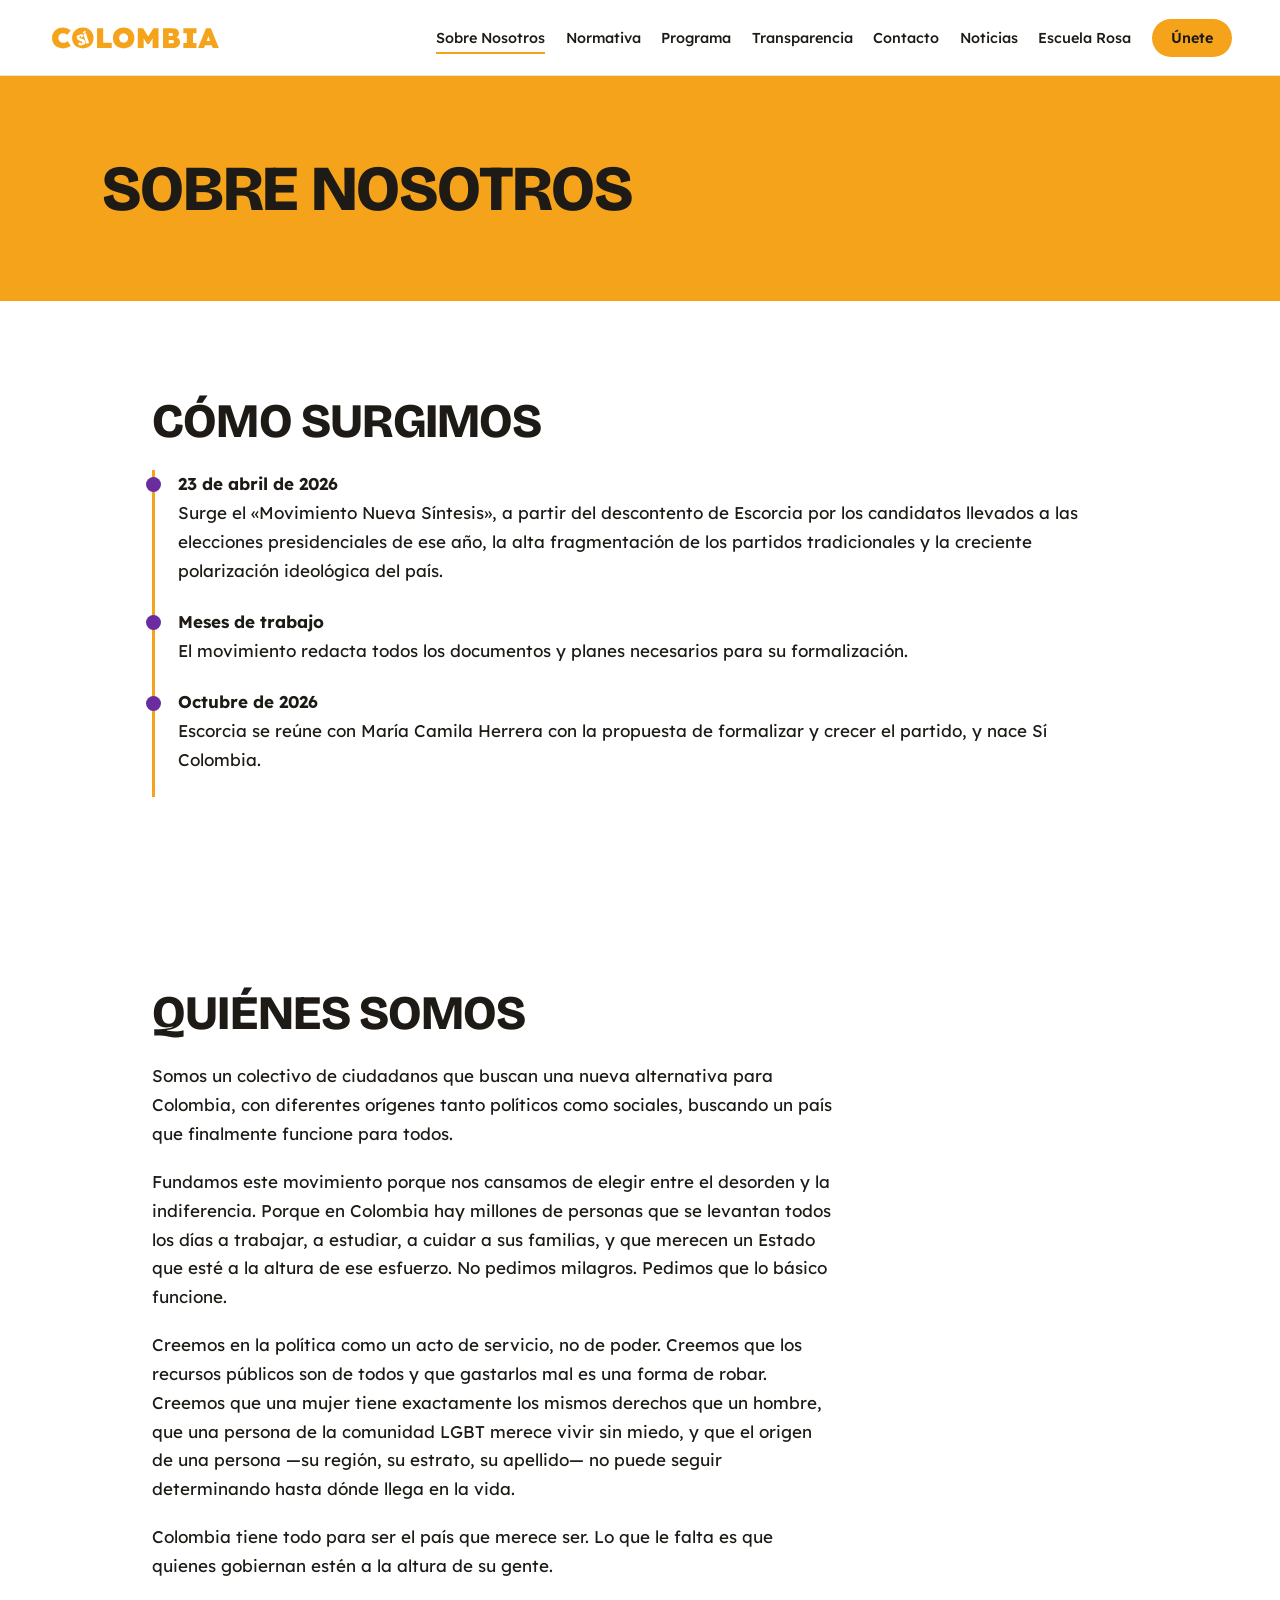
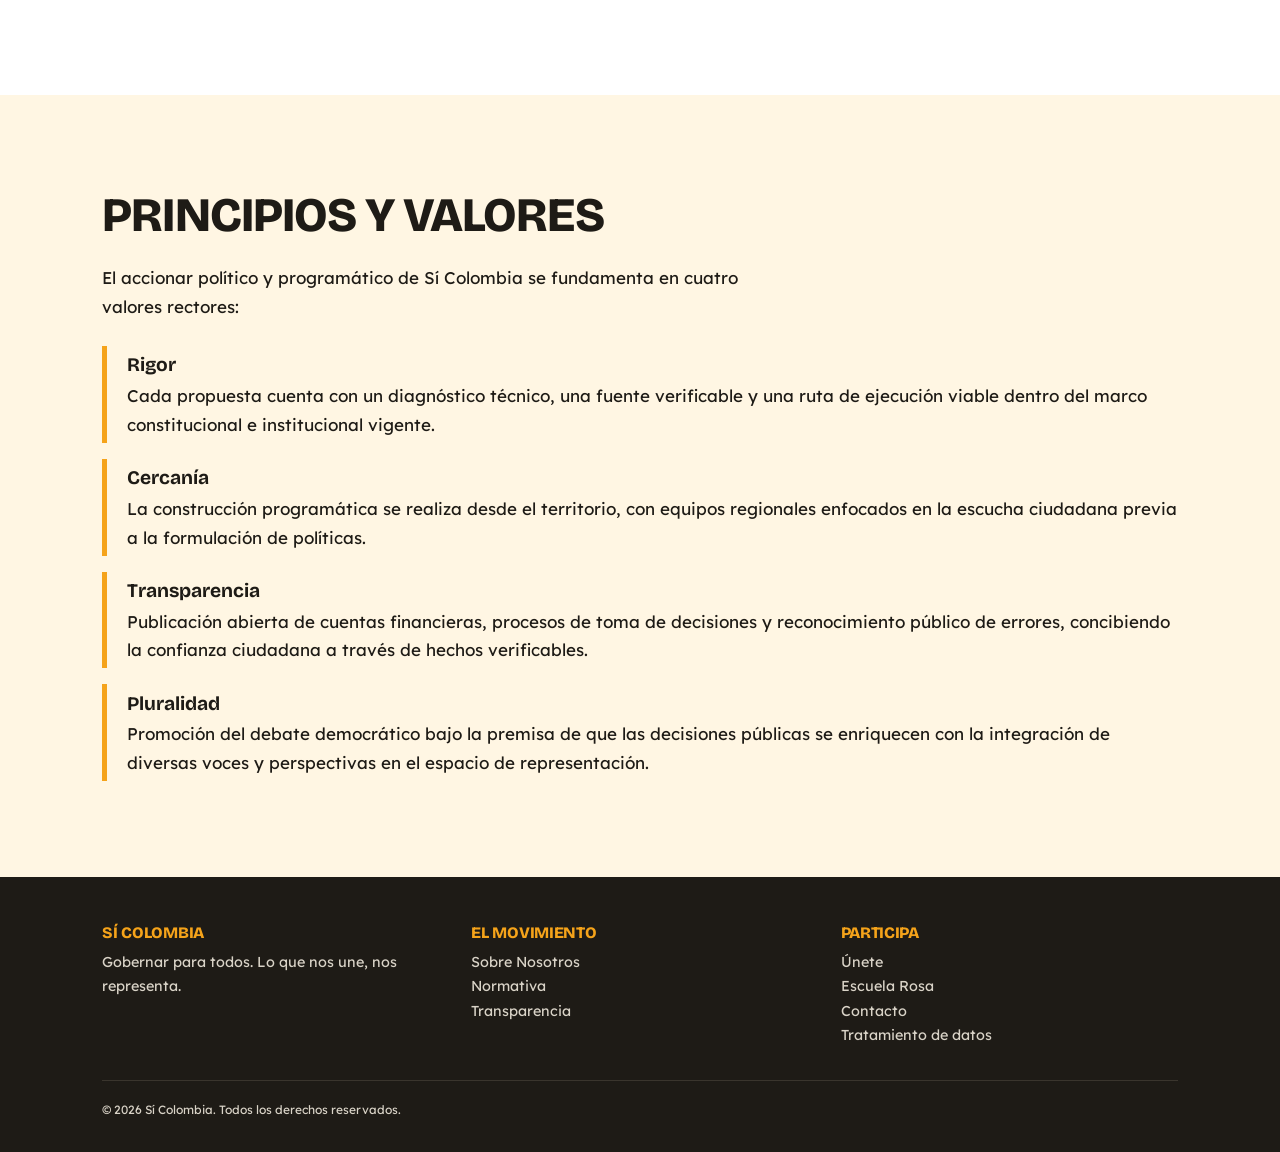
<file: about.html>
<!DOCTYPE html>
<html lang="es">
<head>
  <meta charset="UTF-8">
  <meta name="viewport" content="width=device-width, initial-scale=1.0">
  <title>Sobre Nosotros | SÍ COLOMBIA</title>
  <link rel="stylesheet" href="styles.css">
</head>
<body>
<nav aria-label="Principal">
  <a id="logo" href="index.html"><img src="sicolombia.svg" alt="Logotipo de Sí Colombia"></a>
  <button id="menu-btn" aria-expanded="false" aria-controls="menu">Menú</button>
  <ul class="links" id="menu">
      <li><a href="about.html" aria-current="page">Sobre Nosotros</a></li>
      <li><a href="statutes.html">Normativa</a></li>
      <li><a href="programme.html">Programa</a></li>
      <li><a href="transp.html">Transparencia</a></li>
      <li><a href="contact.html">Contacto</a></li>
      <li><a href="news.html">Noticias</a></li>
      <li><a href="thinktank.html">Escuela Rosa</a></li>
      <li><a href="join.html">Únete</a></li>
  </ul>
</nav>

<header class="pagina-cab ">
  <h1>Sobre Nosotros</h1>

</header>

<section class="interior">
  <h2>Cómo surgimos</h2>
  <ul class="linea-t">
    <li><b>23 de abril de 2026</b>Surge el «Movimiento Nueva Síntesis», a partir del descontento de Escorcia por los candidatos llevados a las elecciones presidenciales de ese año, la alta fragmentación de los partidos tradicionales y la creciente polarización ideológica del país.</li>
    <li><b>Meses de trabajo</b>El movimiento redacta todos los documentos y planes necesarios para su formalización.</li>
    <li><b>Octubre de 2026</b>Escorcia se reúne con María Camila Herrera con la propuesta de formalizar y crecer el partido, y nace Sí Colombia.</li>
  </ul>
</section>

<section class="interior">
  <h2>Quiénes somos</h2>
  <p>Somos un colectivo de ciudadanos que buscan una nueva alternativa para Colombia, con diferentes orígenes tanto políticos como sociales, buscando un país que finalmente funcione para todos.</p>
  <p>Fundamos este movimiento porque nos cansamos de elegir entre el desorden y la indiferencia. Porque en Colombia hay millones de personas que se levantan todos los días a trabajar, a estudiar, a cuidar a sus familias, y que merecen un Estado que esté a la altura de ese esfuerzo. No pedimos milagros. Pedimos que lo básico funcione.</p>
  <p>Creemos en la política como un acto de servicio, no de poder. Creemos que los recursos públicos son de todos y que gastarlos mal es una forma de robar. Creemos que una mujer tiene exactamente los mismos derechos que un hombre, que una persona de la comunidad LGBT merece vivir sin miedo, y que el origen de una persona —su región, su estrato, su apellido— no puede seguir determinando hasta dónde llega en la vida.</p>
  <p>Colombia tiene todo para ser el país que merece ser. Lo que le falta es que quienes gobiernan estén a la altura de su gente.</p>
</section>

<section class="alt">
  <div class="interior">
    <h2>Principios y valores</h2>
    <p>El accionar político y programático de Sí Colombia se fundamenta en cuatro valores rectores:</p>
    <ul class="lista-valores">
      <li><b>Rigor</b><br>Cada propuesta cuenta con un diagnóstico técnico, una fuente verificable y una ruta de ejecución viable dentro del marco constitucional e institucional vigente.</li>      <li><b>Cercanía</b><br>La construcción programática se realiza desde el territorio, con equipos regionales enfocados en la escucha ciudadana previa a la formulación de políticas.</li>      <li><b>Transparencia</b><br>Publicación abierta de cuentas financieras, procesos de toma de decisiones y reconocimiento público de errores, concibiendo la confianza ciudadana a través de hechos verificables.</li>      <li><b>Pluralidad</b><br>Promoción del debate democrático bajo la premisa de que las decisiones públicas se enriquecen con la integración de diversas voces y perspectivas en el espacio de representación.</li>
    </ul>
  </div>
</section>

<footer>
  <div class="pie-grid">
    <div><h3>Sí Colombia</h3><p>Gobernar para todos. Lo que nos une, nos representa.</p></div>
    <div><h3>El movimiento</h3><ul><li><a href="about.html">Sobre Nosotros</a></li><li><a href="statutes.html">Normativa</a></li><li><a href="transp.html">Transparencia</a></li></ul></div>
    <div><h3>Participa</h3><ul><li><a href="join.html">Únete</a></li><li><a href="thinktank.html">Escuela Rosa</a></li><li><a href="contact.html">Contacto</a></li><li><a href="privacidad.html">Tratamiento de datos</a></li></ul></div>
  </div>
  <small>© 2026 Sí Colombia. Todos los derechos reservados.</small>
</footer>
<script src="script.js"></script>
</body>
</html>
</file>
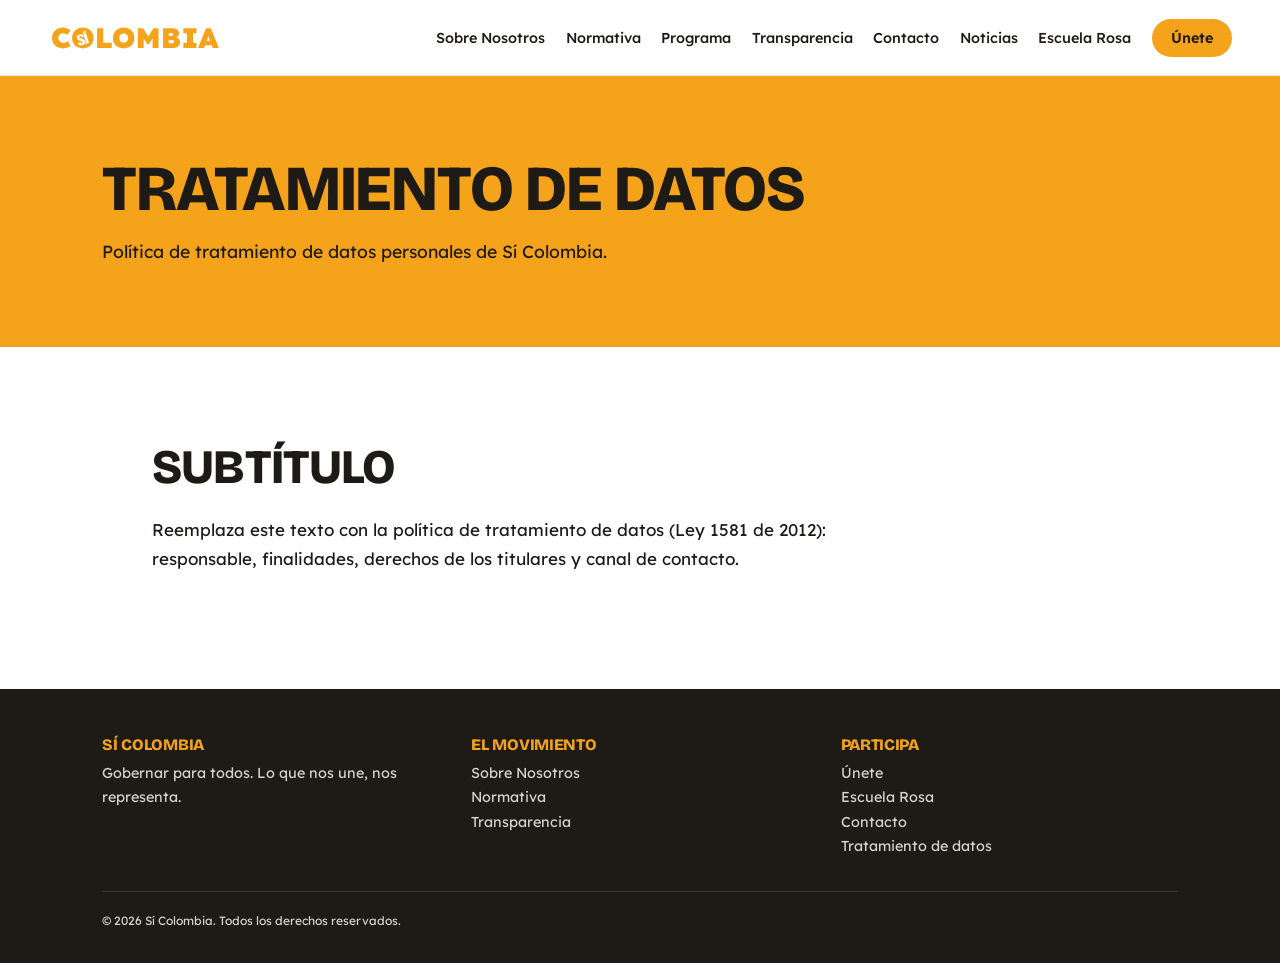
<file: privacidad.html>
<!DOCTYPE html>
<html lang="es">
<head>
  <meta charset="UTF-8">
  <meta name="viewport" content="width=device-width, initial-scale=1.0">
  <title>Tratamiento de datos | SÍ COLOMBIA</title>
  <link rel="stylesheet" href="styles.css">
</head>
<body>
<nav aria-label="Principal">
  <a id="logo" href="index.html"><img src="sicolombia.svg" alt="Logotipo de Sí Colombia"></a>
  <button id="menu-btn" aria-expanded="false" aria-controls="menu">Menú</button>
  <ul class="links" id="menu">
      <li><a href="about.html">Sobre Nosotros</a></li>
      <li><a href="statutes.html">Normativa</a></li>
      <li><a href="programme.html">Programa</a></li>
      <li><a href="transp.html">Transparencia</a></li>
      <li><a href="contact.html">Contacto</a></li>
      <li><a href="news.html">Noticias</a></li>
      <li><a href="thinktank.html">Escuela Rosa</a></li>
      <li><a href="join.html">Únete</a></li>
  </ul>
</nav>

<header class="pagina-cab ">
  <h1>Tratamiento de datos</h1>
  <p>Política de tratamiento de datos personales de Sí Colombia.</p>
</header>

<section class="interior"><h2>Subtítulo</h2><p>Reemplaza este texto con la política de tratamiento de datos (Ley 1581 de 2012): responsable, finalidades, derechos de los titulares y canal de contacto.</p></section>

<footer>
  <div class="pie-grid">
    <div><h3>Sí Colombia</h3><p>Gobernar para todos. Lo que nos une, nos representa.</p></div>
    <div><h3>El movimiento</h3><ul><li><a href="about.html">Sobre Nosotros</a></li><li><a href="statutes.html">Normativa</a></li><li><a href="transp.html">Transparencia</a></li></ul></div>
    <div><h3>Participa</h3><ul><li><a href="join.html">Únete</a></li><li><a href="thinktank.html">Escuela Rosa</a></li><li><a href="contact.html">Contacto</a></li><li><a href="privacidad.html">Tratamiento de datos</a></li></ul></div>
  </div>
  <small>© 2026 Sí Colombia. Todos los derechos reservados.</small>
</footer>
<script src="script.js"></script>
</body>
</html>
</file>
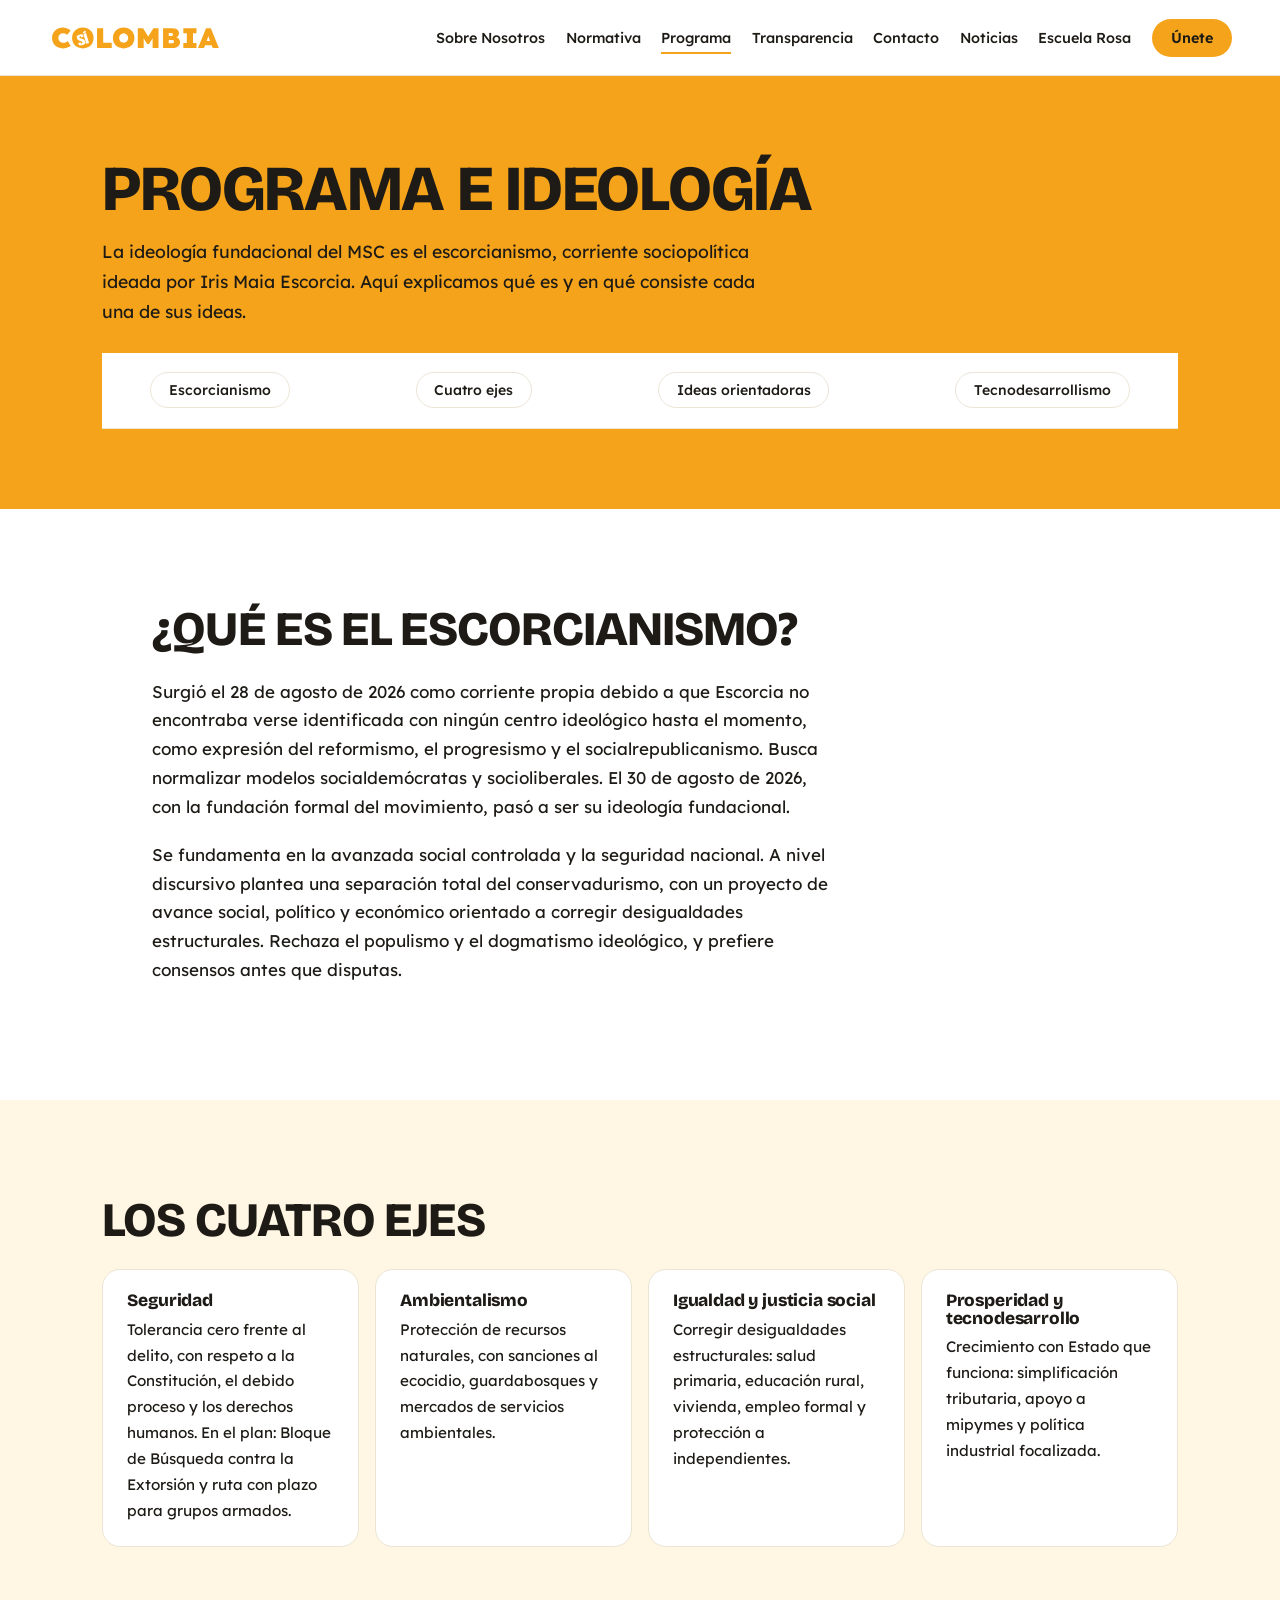
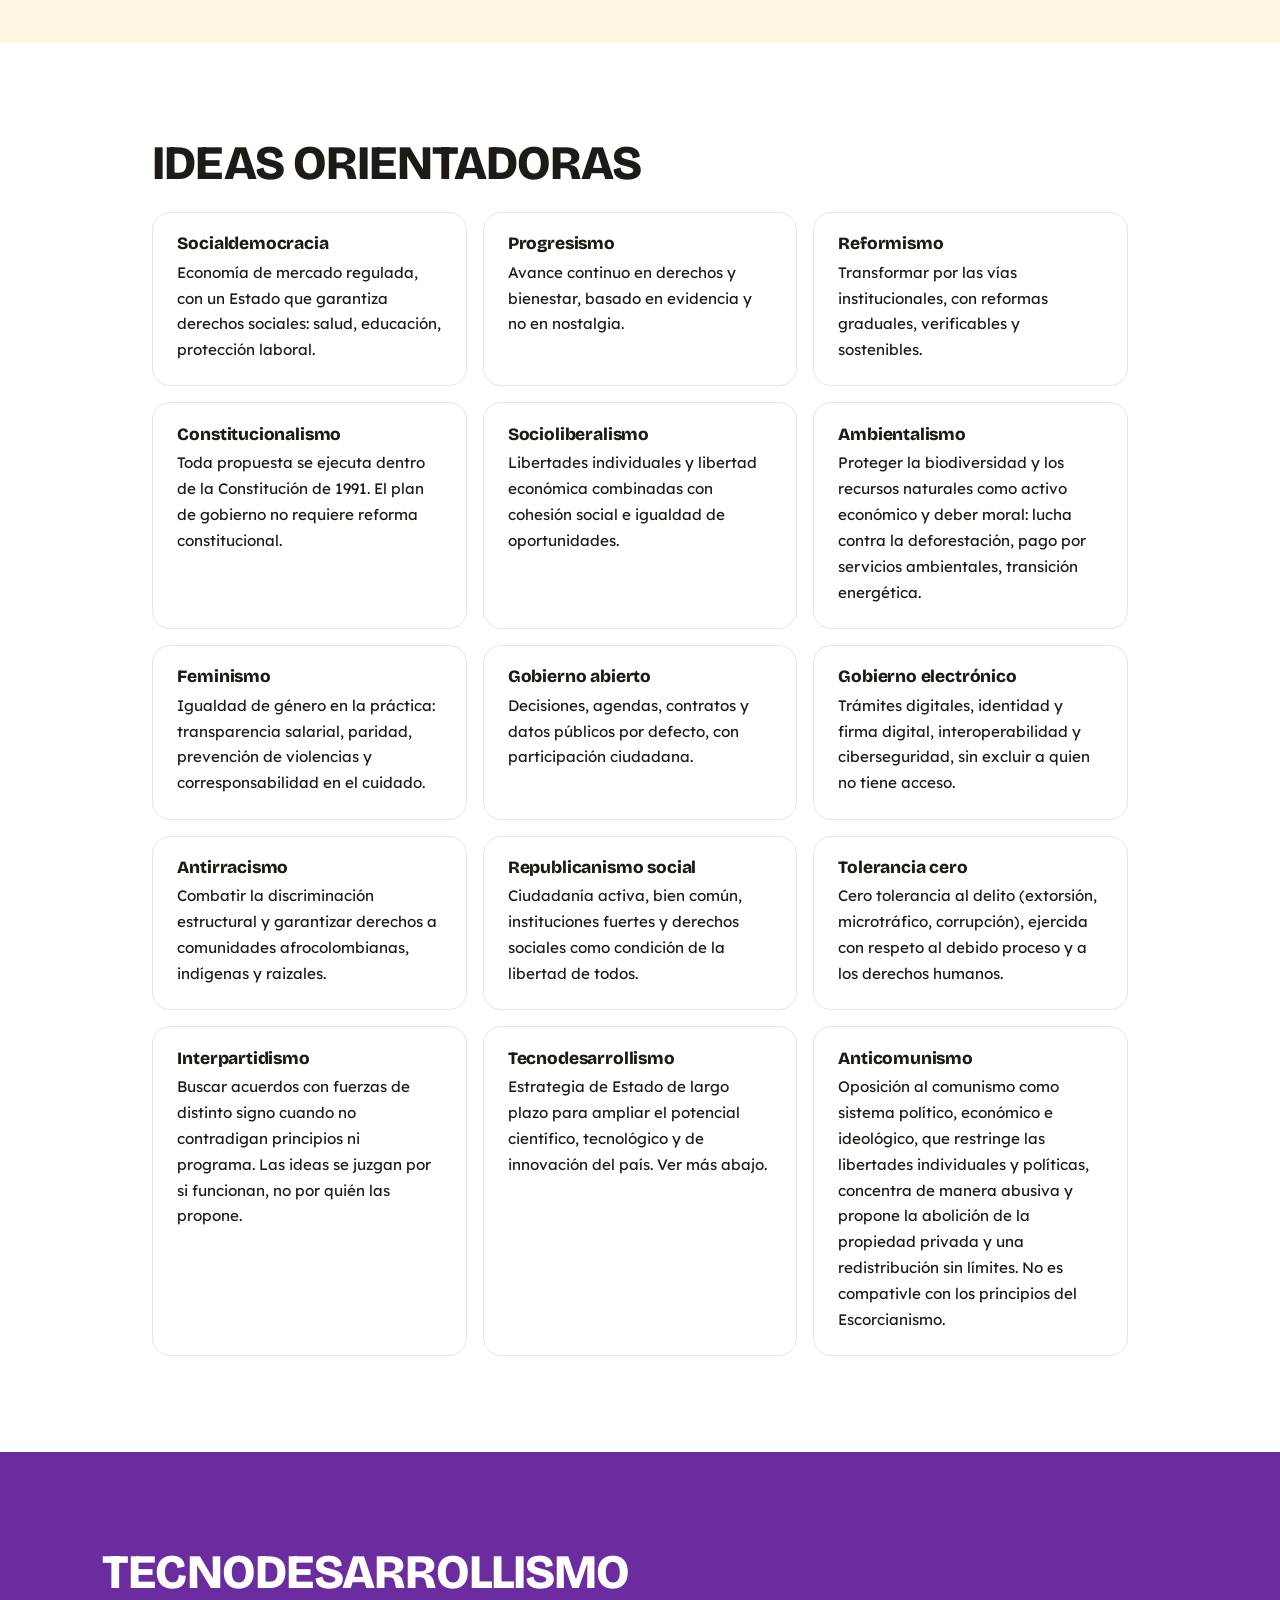
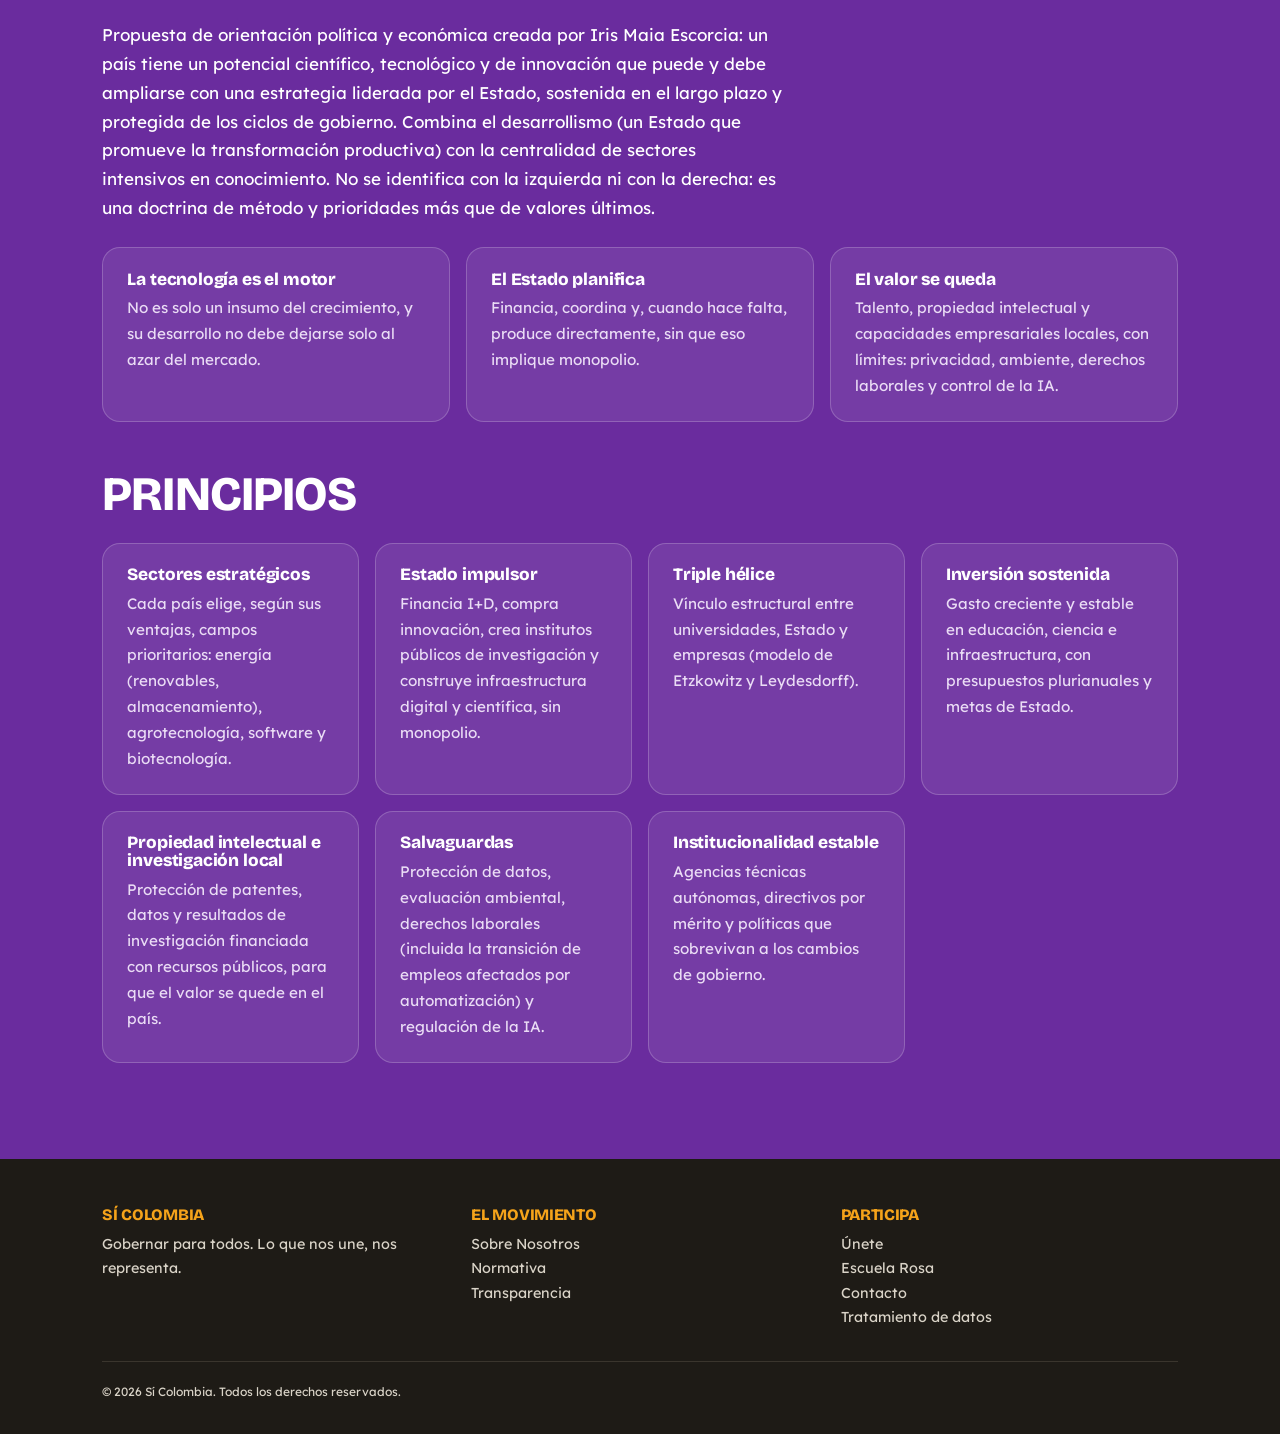
<file: programme.html>
<!DOCTYPE html>
<html lang="es">
<head>
  <meta charset="UTF-8">
  <meta name="viewport" content="width=device-width, initial-scale=1.0">
  <title>Programa e ideología | SÍ COLOMBIA</title>
  <link rel="stylesheet" href="styles.css">
</head>
<body>
<nav aria-label="Principal">
  <a id="logo" href="index.html"><img src="sicolombia.svg" alt="Logotipo de Sí Colombia"></a>
  <button id="menu-btn" aria-expanded="false" aria-controls="menu">Menú</button>
  <ul class="links" id="menu">
      <li><a href="about.html">Sobre Nosotros</a></li>
      <li><a href="statutes.html">Normativa</a></li>
      <li><a href="programme.html" aria-current="page">Programa</a></li>
      <li><a href="transp.html">Transparencia</a></li>
      <li><a href="contact.html">Contacto</a></li>
      <li><a href="news.html">Noticias</a></li>
      <li><a href="thinktank.html">Escuela Rosa</a></li>
      <li><a href="join.html">Únete</a></li>
  </ul>
</nav>

<header class="pagina-cab ">
  <h1>Programa e ideología</h1>
  <p>La ideología fundacional del MSC es el escorcianismo, corriente sociopolítica ideada por Iris Maia Escorcia. Aquí explicamos qué es y en qué consiste cada una de sus ideas.</p>
  <nav class="subnav" aria-label="En esta página"><a href="#escorcianismo">Escorcianismo</a><a href="#ejes">Cuatro ejes</a><a href="#ideas">Ideas orientadoras</a><a href="#tecnodesarrollismo">Tecnodesarrollismo</a></nav>
</header>

<section id="escorcianismo" class="interior">
  <h2>¿Qué es el escorcianismo?</h2>
  <p>Surgió el 28 de agosto de 2026 como corriente propia debido a que Escorcia no encontraba verse identificada con ningún centro ideológico hasta el momento, como expresión del reformismo, el progresismo y el socialrepublicanismo. Busca normalizar modelos socialdemócratas y socioliberales. El 30 de agosto de 2026, con la fundación formal del movimiento, pasó a ser su ideología fundacional.</p>
  <p>Se fundamenta en la avanzada social controlada y la seguridad nacional. A nivel discursivo plantea una separación total del conservadurismo, con un proyecto de avance social, político y económico orientado a corregir desigualdades estructurales. Rechaza el populismo y el dogmatismo ideológico, y prefiere consensos antes que disputas.</p>
</section>

<section id="ejes" class="alt"><div class="interior">
  <h2>Los cuatro ejes</h2>
  <div class="rejilla-c">
    <div class="caja"><h3>Seguridad</h3><p>Tolerancia cero frente al delito, con respeto a la Constitución, el debido proceso y los derechos humanos. En el plan: Bloque de Búsqueda contra la Extorsión y ruta con plazo para grupos armados.</p></div>
    <div class="caja"><h3>Ambientalismo</h3><p>Protección de recursos naturales, con sanciones al ecocidio, guardabosques y mercados de servicios ambientales.</p></div>
    <div class="caja"><h3>Igualdad y justicia social</h3><p>Corregir desigualdades estructurales: salud primaria, educación rural, vivienda, empleo formal y protección a independientes.</p></div>
    <div class="caja"><h3>Prosperidad y tecnodesarrollo</h3><p>Crecimiento con Estado que funciona: simplificación tributaria, apoyo a mipymes y política industrial focalizada.</p></div>
  </div>
</div></section>

<section id="ideas" class="interior">
  <h2>Ideas orientadoras</h2>
  <div class="rejilla-c">
    <div class="caja"><h3>Socialdemocracia</h3><p>Economía de mercado regulada, con un Estado que garantiza derechos sociales: salud, educación, protección laboral.</p></div>
    <div class="caja"><h3>Progresismo</h3><p>Avance continuo en derechos y bienestar, basado en evidencia y no en nostalgia.</p></div>
    <div class="caja"><h3>Reformismo</h3><p>Transformar por las vías institucionales, con reformas graduales, verificables y sostenibles.</p></div>
    <div class="caja"><h3>Constitucionalismo</h3><p>Toda propuesta se ejecuta dentro de la Constitución de 1991. El plan de gobierno no requiere reforma constitucional.</p></div>
    <div class="caja"><h3>Socioliberalismo</h3><p>Libertades individuales y libertad económica combinadas con cohesión social e igualdad de oportunidades.</p></div>
    <div class="caja"><h3>Ambientalismo</h3><p>Proteger la biodiversidad y los recursos naturales como activo económico y deber moral: lucha contra la deforestación, pago por servicios ambientales, transición energética.</p></div>
    <div class="caja"><h3>Feminismo</h3><p>Igualdad de género en la práctica: transparencia salarial, paridad, prevención de violencias y corresponsabilidad en el cuidado.</p></div>
    <div class="caja"><h3>Gobierno abierto</h3><p>Decisiones, agendas, contratos y datos públicos por defecto, con participación ciudadana.</p></div>
    <div class="caja"><h3>Gobierno electrónico</h3><p>Trámites digitales, identidad y firma digital, interoperabilidad y ciberseguridad, sin excluir a quien no tiene acceso.</p></div>
    <div class="caja"><h3>Antirracismo</h3><p>Combatir la discriminación estructural y garantizar derechos a comunidades afrocolombianas, indígenas y raizales.</p></div>
    <div class="caja"><h3>Republicanismo social</h3><p>Ciudadanía activa, bien común, instituciones fuertes y derechos sociales como condición de la libertad de todos.</p></div>
    <div class="caja"><h3>Tolerancia cero</h3><p>Cero tolerancia al delito (extorsión, microtráfico, corrupción), ejercida con respeto al debido proceso y a los derechos humanos.</p></div>
    <div class="caja"><h3>Interpartidismo</h3><p>Buscar acuerdos con fuerzas de distinto signo cuando no contradigan principios ni programa. Las ideas se juzgan por si funcionan, no por quién las propone.</p></div>
    <div class="caja"><h3>Tecnodesarrollismo</h3><p>Estrategia de Estado de largo plazo para ampliar el potencial científico, tecnológico y de innovación del país. Ver más abajo.</p></div>
    <div class="caja"><h3>Anticomunismo</h3><p>Oposición al comunismo como sistema político, económico e ideológico, que restringe las libertades individuales y políticas, concentra de manera abusiva y propone la abolición de la propiedad privada y una redistribución sin límites. No es compativle con los principios del Escorcianismo.</p></div>
  </div>
</section>

<section id="tecnodesarrollismo" class="oscura"><div class="interior">
  <h2>Tecnodesarrollismo</h2>
  <p>Propuesta de orientación política y económica creada por Iris Maia Escorcia: un país tiene un potencial científico, tecnológico y de innovación que puede y debe ampliarse con una estrategia liderada por el Estado, sostenida en el largo plazo y protegida de los ciclos de gobierno. Combina el desarrollismo (un Estado que promueve la transformación productiva) con la centralidad de sectores intensivos en conocimiento. No se identifica con la izquierda ni con la derecha: es una doctrina de método y prioridades más que de valores últimos.</p>
  <div class="rejilla-c">
    <div class="caja"><h3>La tecnología es el motor</h3><p>No es solo un insumo del crecimiento, y su desarrollo no debe dejarse solo al azar del mercado.</p></div>
    <div class="caja"><h3>El Estado planifica</h3><p>Financia, coordina y, cuando hace falta, produce directamente, sin que eso implique monopolio.</p></div>
    <div class="caja"><h3>El valor se queda</h3><p>Talento, propiedad intelectual y capacidades empresariales locales, con límites: privacidad, ambiente, derechos laborales y control de la IA.</p></div>
  </div>
  <h2 style="margin-top:3rem">Principios</h2>
  <div class="rejilla-c">
    <div class="caja"><h3>Sectores estratégicos</h3><p>Cada país elige, según sus ventajas, campos prioritarios: energía (renovables, almacenamiento), agrotecnología, software y biotecnología.</p></div>
    <div class="caja"><h3>Estado impulsor</h3><p>Financia I+D, compra innovación, crea institutos públicos de investigación y construye infraestructura digital y científica, sin monopolio.</p></div>
    <div class="caja"><h3>Triple hélice</h3><p>Vínculo estructural entre universidades, Estado y empresas (modelo de Etzkowitz y Leydesdorff).</p></div>
    <div class="caja"><h3>Inversión sostenida</h3><p>Gasto creciente y estable en educación, ciencia e infraestructura, con presupuestos plurianuales y metas de Estado.</p></div>
    <div class="caja"><h3>Propiedad intelectual e investigación local</h3><p>Protección de patentes, datos y resultados de investigación financiada con recursos públicos, para que el valor se quede en el país.</p></div>
    <div class="caja"><h3>Salvaguardas</h3><p>Protección de datos, evaluación ambiental, derechos laborales (incluida la transición de empleos afectados por automatización) y regulación de la IA.</p></div>
    <div class="caja"><h3>Institucionalidad estable</h3><p>Agencias técnicas autónomas, directivos por mérito y políticas que sobrevivan a los cambios de gobierno.</p></div>
  </div>
</div></section>

<footer>
  <div class="pie-grid">
    <div><h3>Sí Colombia</h3><p>Gobernar para todos. Lo que nos une, nos representa.</p></div>
    <div><h3>El movimiento</h3><ul><li><a href="about.html">Sobre Nosotros</a></li><li><a href="statutes.html">Normativa</a></li><li><a href="transp.html">Transparencia</a></li></ul></div>
    <div><h3>Participa</h3><ul><li><a href="join.html">Únete</a></li><li><a href="thinktank.html">Escuela Rosa</a></li><li><a href="contact.html">Contacto</a></li><li><a href="privacidad.html">Tratamiento de datos</a></li></ul></div>
  </div>
  <small>© 2026 Sí Colombia. Todos los derechos reservados.</small>
</footer>
<script src="script.js"></script>
</body>
</html>
</file>
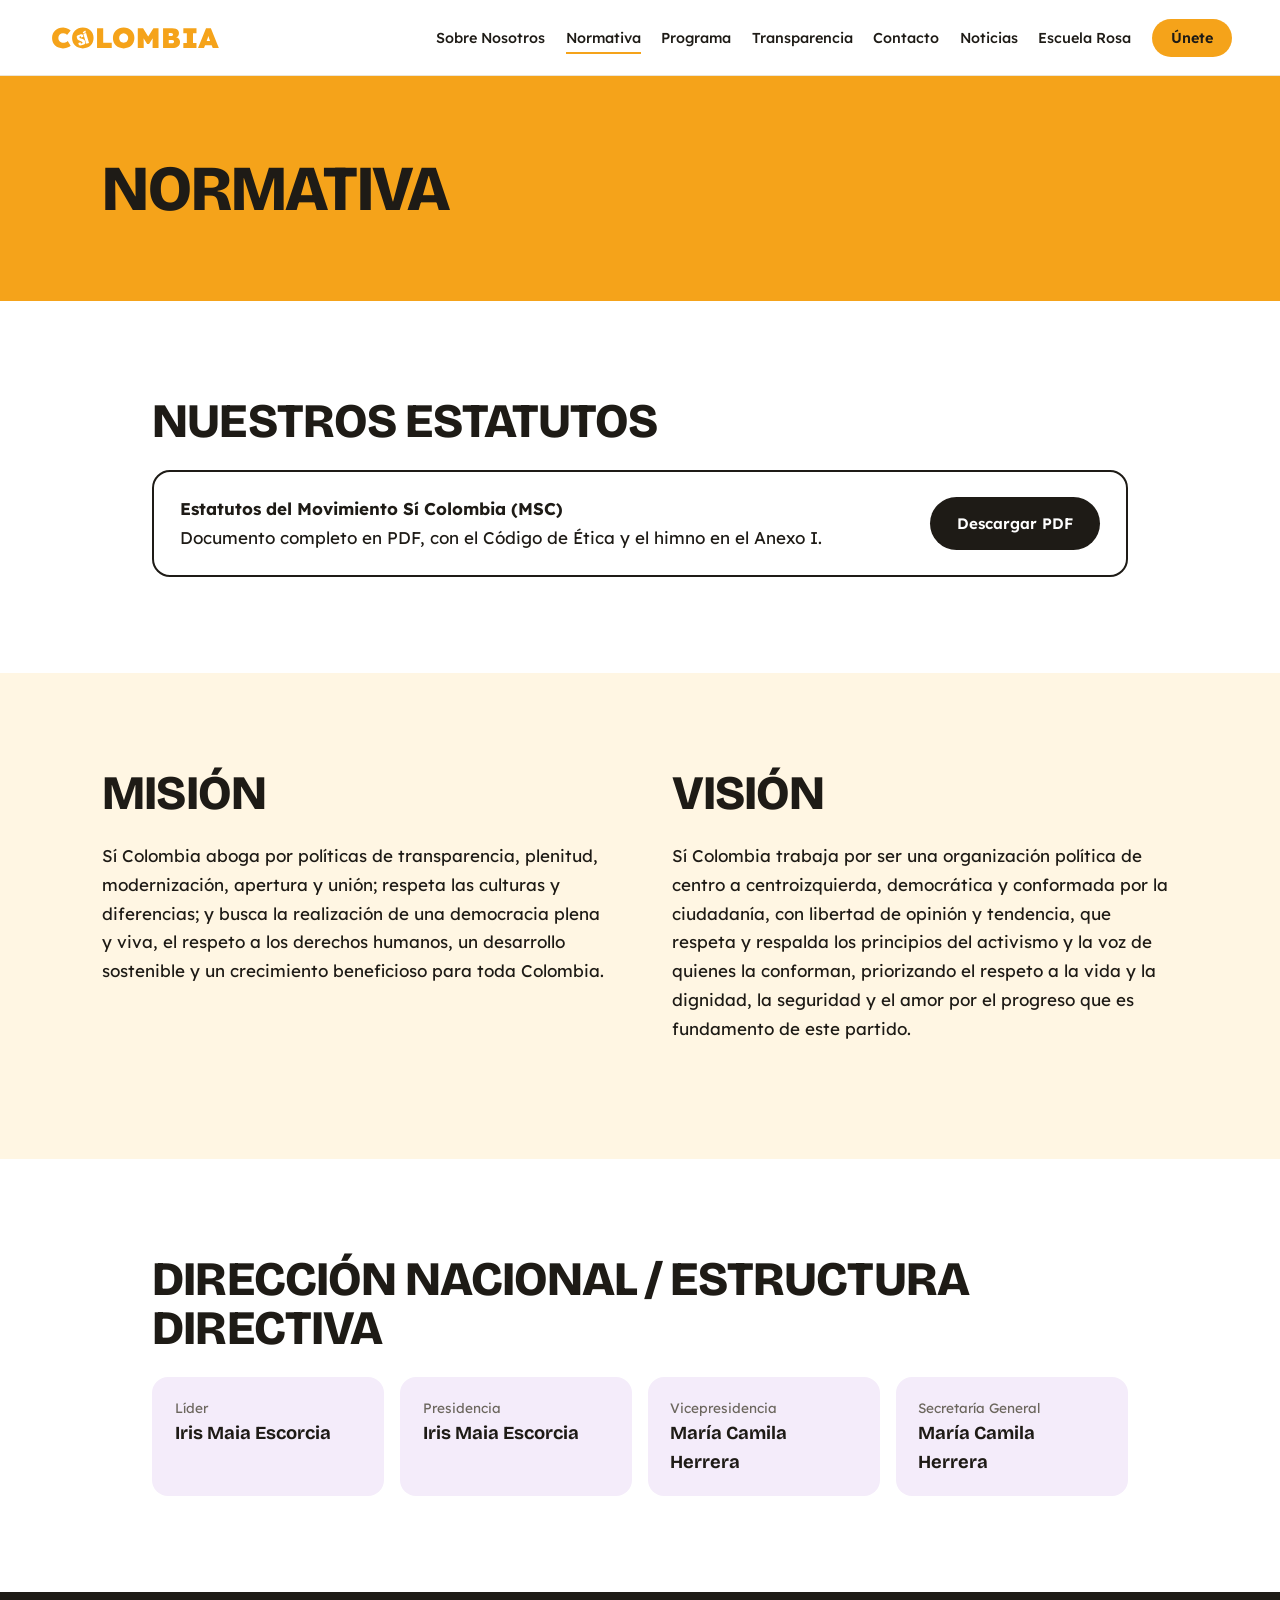
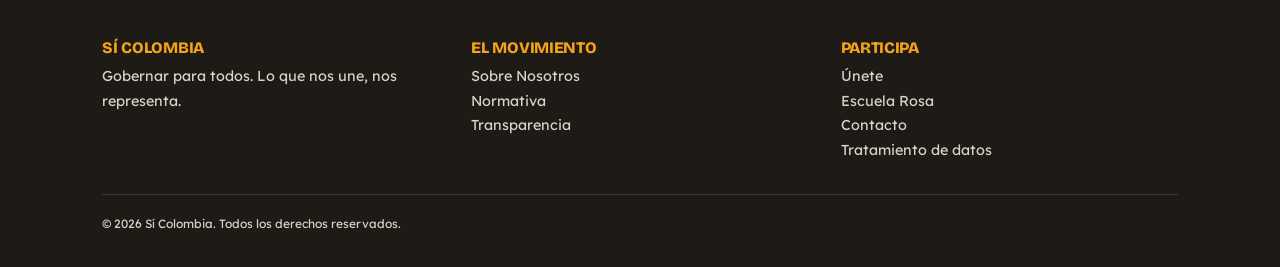
<file: statutes.html>
<!DOCTYPE html>
<html lang="es">
<head>
  <meta charset="UTF-8">
  <meta name="viewport" content="width=device-width, initial-scale=1.0">
  <title>Normativa | SÍ COLOMBIA</title>
  <link rel="stylesheet" href="styles.css">
</head>
<body>
<nav aria-label="Principal">
  <a id="logo" href="index.html"><img src="sicolombia.svg" alt="Logotipo de Sí Colombia"></a>
  <button id="menu-btn" aria-expanded="false" aria-controls="menu">Menú</button>
  <ul class="links" id="menu">
      <li><a href="about.html">Sobre Nosotros</a></li>
      <li><a href="statutes.html" aria-current="page">Normativa</a></li>
      <li><a href="programme.html">Programa</a></li>
      <li><a href="transp.html">Transparencia</a></li>
      <li><a href="contact.html">Contacto</a></li>
      <li><a href="news.html">Noticias</a></li>
      <li><a href="thinktank.html">Escuela Rosa</a></li>
      <li><a href="join.html">Únete</a></li>
  </ul>
</nav>

<header class="pagina-cab ">
  <h1>Normativa</h1>

</header>

<section class="interior">
  <h2>Nuestros Estatutos</h2>
  <div class="doc-btn">
    <p><b>Estatutos del Movimiento Sí Colombia (MSC)</b><br>Documento completo en PDF, con el Código de Ética y el himno en el Anexo I.</p>
    <a class="btn" href="Estatutos-Si-Colombia.pdf" download>Descargar PDF</a>
  </div>
</section>

<section class="alt">
  <div class="interior dos-col">
    <div>
      <h2>Misión</h2>
      <p>Sí Colombia aboga por políticas de transparencia, plenitud, modernización, apertura y unión; respeta las culturas y diferencias; y busca la realización de una democracia plena y viva, el respeto a los derechos humanos, un desarrollo sostenible y un crecimiento beneficioso para toda Colombia.</p>
    </div>
    <div>
      <h2>Visión</h2>
      <p>Sí Colombia trabaja por ser una organización política de centro a centroizquierda, democrática y conformada por la ciudadanía, con libertad de opinión y tendencia, que respeta y respalda los principios del activismo y la voz de quienes la conforman, priorizando el respeto a la vida y la dignidad, la seguridad y el amor por el progreso que es fundamento de este partido.</p>
    </div>
  </div>
</section>

<section class="interior">
  <h2>Dirección Nacional / Estructura directiva</h2>
  <ul class="cargos">
    <li><span>Líder</span><b>Iris Maia Escorcia</b></li>
    <li><span>Presidencia</span><b>Iris Maia Escorcia</b></li>
    <li><span>Vicepresidencia</span><b>María Camila Herrera</b></li>
    <li><span>Secretaría General</span><b>María Camila Herrera</b></li>
  </ul>
</section>

<footer>
  <div class="pie-grid">
    <div><h3>Sí Colombia</h3><p>Gobernar para todos. Lo que nos une, nos representa.</p></div>
    <div><h3>El movimiento</h3><ul><li><a href="about.html">Sobre Nosotros</a></li><li><a href="statutes.html">Normativa</a></li><li><a href="transp.html">Transparencia</a></li></ul></div>
    <div><h3>Participa</h3><ul><li><a href="join.html">Únete</a></li><li><a href="thinktank.html">Escuela Rosa</a></li><li><a href="contact.html">Contacto</a></li><li><a href="privacidad.html">Tratamiento de datos</a></li></ul></div>
  </div>
  <small>© 2026 Sí Colombia. Todos los derechos reservados.</small>
</footer>
<script src="script.js"></script>
</body>
</html>
</file>
<file: styles.css>
/* =========================================================
   SÍ COLOMBIA — styles.css
   Fuentes: Bricolage Grotesque (títulos) + Lexend (texto)
   ========================================================= */
@import url("https://fonts.googleapis.com/css2?family=Bricolage+Grotesque:opsz,wght@12..96,500;12..96,700;12..96,800&family=Lexend:wght@300;400;500;600&display=swap");

:root{
  --naranja:#F5A31A;
  --naranja-osc:#D98400;
  --tinta:#1E1B16;
  --rosa:#E23D8B;
  --morado:#6A2C9E;
  --rosa-claro:#FDE6EE;
  --crema:#FFF6E3;
  --blanco:#FFFFFF;
  --gris:#6B665D;
  --linea:#ECE5D6;
  --f-titulo:"Bricolage Grotesque","Arial Black",sans-serif;
  --f-texto:"Lexend",system-ui,sans-serif;
  --ancho:1180px;
  --alto-nav:76px;
}

*,*::before,*::after{box-sizing:border-box}
html{scroll-behavior:smooth;scroll-padding-top:var(--alto-nav)}
body{margin:0;font-family:var(--f-texto);font-weight:400;font-size:1.0625rem;line-height:1.7;color:var(--tinta);background:var(--blanco)}
img{max-width:100%;display:block}
a{color:inherit}
h1,h2,h3{font-family:var(--f-titulo);font-weight:800;line-height:1.02;letter-spacing:-.02em;margin:0 0 .5em;text-transform:uppercase}
h1{font-size:clamp(2.4rem,6vw,5rem)}
h2{font-size:clamp(1.8rem,4vw,3rem)}
h3{font-size:1.4rem}
p{margin:0 0 1.1em;max-width:68ch}
:focus-visible{outline:3px solid var(--rosa);outline-offset:3px}

/* ---------- Navegación ---------- */
nav{position:sticky;top:0;z-index:50;display:flex;align-items:center;justify-content:space-between;gap:1.5rem;min-height:var(--alto-nav);padding:.5rem clamp(1rem,4vw,3rem);background:var(--blanco);border-bottom:1px solid var(--linea)}
#logo img{height:34px;width:auto}
.links{list-style:none;margin:0;padding:0;display:flex;align-items:center;gap:clamp(.8rem,1.6vw,1.6rem)}
.links a{text-decoration:none;font-size:.9rem;font-weight:500;padding:.3rem 0;border-bottom:2px solid transparent;transition:border-color .2s}
.links a:hover,.links a[aria-current="page"]{border-color:var(--naranja)}
.links li:last-child a{background:var(--naranja);padding:.6rem 1.2rem;border-radius:999px;font-weight:600;border:0}
.links li:last-child a:hover{background:var(--tinta);color:var(--blanco)}
#menu-btn{display:none;background:none;border:2px solid var(--tinta);border-radius:8px;font:600 .9rem var(--f-texto);padding:.45rem .8rem;cursor:pointer}

/* ---------- Carrusel / Hero ---------- */
#hero{position:relative;overflow:hidden;background:var(--naranja);color:var(--tinta)}
.carrusel-pista{display:flex;transition:transform .7s cubic-bezier(.65,0,.35,1)}
.slide{flex:0 0 100%;min-height:min(78vh,640px);display:flex;flex-direction:column;justify-content:center;align-items:flex-start;padding:4rem clamp(1.2rem,8vw,7rem) 6rem}
.slide h1{max-width:14ch;margin-bottom:.4em}
.slide p{font-size:1.2rem;max-width:44ch}
.slide.s1{background:var(--naranja)}
.slide.s2{background:var(--tinta);color:var(--blanco)}
.slide.s3{background:var(--rosa);color:var(--blanco)}
.slide.s4{background:var(--crema)}
.slide.s2 .btn{background:var(--naranja);color:var(--tinta)}
.slide.s3 .btn{background:var(--blanco);color:var(--tinta)}
.btn,#conocenos-div a,#coms a{display:inline-block;text-decoration:none;font-weight:600;font-size:.95rem;padding:.85rem 1.7rem;border-radius:999px;background:var(--tinta);color:var(--blanco);transition:transform .2s,background .2s}
.btn:hover{transform:translateY(-2px)}
.carrusel-ctrl{position:absolute;left:clamp(1.2rem,8vw,7rem);bottom:1.8rem;display:flex;align-items:center;gap:.7rem}
.carrusel-ctrl button{width:46px;height:46px;border-radius:50%;border:2px solid currentColor;background:rgba(255,255,255,.25);color:inherit;font-size:1.2rem;cursor:pointer}
.puntos{display:flex;gap:.5rem;margin-left:.6rem}
.puntos button{width:12px;height:12px;padding:0;border-radius:50%;border:2px solid var(--tinta);background:transparent}
.puntos button[aria-current="true"]{background:var(--tinta);width:30px;border-radius:999px}
#hero[data-tema="oscuro"] .carrusel-ctrl{color:var(--blanco)}
#hero[data-tema="oscuro"] .puntos button{border-color:var(--blanco)}
#hero[data-tema="oscuro"] .puntos button[aria-current="true"]{background:var(--blanco)}

/* ---------- Secciones ---------- */
section,#conocenos-div,#quote,#coms{padding:clamp(3rem,8vw,6rem) clamp(1.2rem,8vw,7rem)}
#conocenos-div{max-width:var(--ancho);margin:0 auto}
#conocenos-div a{margin:.3rem .4rem .3rem 0}
#conocenos-div a:first-of-type{background:var(--naranja);color:var(--tinta)}
#conocenos-div a:hover,#coms a:hover{background:var(--rosa);color:var(--blanco)}

/* Cifras */
.cifras{display:grid;grid-template-columns:repeat(auto-fit,minmax(180px,1fr));gap:2rem;background:var(--crema)}
.cifras strong{display:block;font:800 clamp(2.4rem,5vw,3.8rem)/1 var(--f-titulo);color:var(--naranja-osc)}
.cifras span{color:var(--gris);font-size:.95rem}

/* Cita */
#quote{background:var(--tinta);color:var(--blanco)}
#quote p:first-child{font:500 clamp(1.3rem,2.6vw,2rem)/1.35 var(--f-titulo);max-width:34ch;letter-spacing:-.01em}
#quote p:last-child{color:var(--naranja);font-weight:600;margin:0}

/* Comisiones */
#coms{background:var(--rosa-claro)}
#coms .rejilla{display:grid;grid-template-columns:repeat(auto-fit,minmax(210px,1fr));gap:1rem;margin-top:2rem}
#coms .rejilla a{display:flex;align-items:flex-end;min-height:150px;padding:1.2rem;border-radius:20px;font:800 1.15rem/1.1 var(--f-titulo);text-transform:uppercase;border:0}
#coms .rejilla a:nth-child(1){background:#2E9E5B}
#coms .rejilla a:nth-child(2){background:var(--rosa)}
#coms .rejilla a:nth-child(3){background:var(--naranja);color:var(--tinta)}
#coms .rejilla a:nth-child(4){background:var(--morado)}
#coms .rejilla a:nth-child(5){background:#B4531F}

/* Noticias */
.noticias{max-width:var(--ancho);margin:0 auto}
.tarjetas{display:grid;grid-template-columns:repeat(auto-fit,minmax(260px,1fr));gap:1.5rem}
.tarjeta{border:1px solid var(--linea);border-radius:18px;overflow:hidden;background:var(--blanco)}
.tarjeta .img{aspect-ratio:16/10;background:var(--naranja)}
.tarjeta:nth-child(2) .img{background:var(--rosa)}
.tarjeta:nth-child(3) .img{background:var(--tinta)}
.tarjeta div:last-child{padding:1.2rem 1.4rem}
.tarjeta time{font-size:.8rem;color:var(--gris)}
.tarjeta h3{font-size:1.15rem;text-transform:none;margin:.3em 0}

/* Llamado final */
.llamado{background:var(--naranja);text-align:center}
.llamado h2,.llamado p{margin-inline:auto}

/* Páginas internas */
.pagina-cab{background:var(--naranja);padding:clamp(3rem,7vw,5rem) clamp(1.2rem,8vw,7rem)}
.pagina-cab h1{font-size:clamp(2.2rem,5vw,4rem);margin:0}
.pagina-cuerpo{max-width:var(--ancho);margin:0 auto}

/* Pie */
footer{background:var(--tinta);color:#D9D3C7;padding:3rem clamp(1.2rem,8vw,7rem) 2rem;font-size:.9rem}
footer .pie-grid{display:grid;grid-template-columns:repeat(auto-fit,minmax(200px,1fr));gap:2rem;margin-bottom:2rem}
footer h3{color:var(--naranja);font-size:1rem}
footer ul{list-style:none;margin:0;padding:0}
footer a{text-decoration:none}
footer a:hover{color:var(--naranja)}
footer small{display:block;border-top:1px solid #3a352d;padding-top:1.2rem}

/* ---------- Responsive ---------- */
@media(max-width:960px){
  #menu-btn{display:block}
  .links{display:none;position:absolute;top:100%;left:0;right:0;flex-direction:column;align-items:flex-start;gap:0;background:var(--blanco);padding:1rem clamp(1rem,4vw,3rem) 1.5rem;border-bottom:1px solid var(--linea)}
  .links.abierto{display:flex}
  .links li{width:100%}
  .links a{display:block;padding:.8rem 0;font-size:1rem}
  .links li:last-child a{display:inline-block;margin-top:.5rem}
}
@media(prefers-reduced-motion:reduce){*{transition:none!important;scroll-behavior:auto!important}}

/* =========================================================
   Páginas internas y portales
   ========================================================= */
.wrap{max-width:var(--ancho);margin:0 auto}
.pagina-cab p{font-size:1.15rem;margin:.8rem 0 0;max-width:56ch}
.pagina-cab.rosa{background:var(--rosa);color:var(--blanco)}
.pagina-cab.oscuro{background:var(--tinta);color:var(--blanco)}
.pagina-cab.oscuro h1{color:var(--naranja)}
.nota{font-size:.85rem;color:var(--gris);max-width:70ch}
.gris{background:var(--crema)}
.rejilla-c{display:grid;grid-template-columns:repeat(auto-fit,minmax(250px,1fr));gap:1.2rem;margin-top:1.5rem}
.caja{border:1px solid var(--linea);border-radius:18px;padding:1.5rem;background:var(--blanco)}
.caja h3{font-size:1.15rem;text-transform:none;letter-spacing:-.01em;margin-bottom:.4em}
.caja p{font-size:.95rem;margin:0}
.caja.color{border:0;background:var(--naranja)}
.caja.color:nth-child(2){background:var(--rosa);color:var(--blanco)}
.caja.color:nth-child(3){background:var(--morado);color:var(--blanco)}
.caja.color:nth-child(4){background:var(--tinta);color:var(--blanco)}
.credo{font:500 clamp(1.15rem,2vw,1.5rem)/1.45 var(--f-titulo);max-width:46ch}
.persona{display:flex;flex-direction:column;gap:.2rem}
.persona b{font-family:var(--f-titulo);font-size:1.3rem}
.persona span{color:var(--gris);font-size:.9rem}
.linea-tiempo{list-style:none;margin:1.5rem 0 0;padding:0 0 0 1.5rem;border-left:3px solid var(--naranja)}
.linea-tiempo li{margin-bottom:1.4rem;position:relative}
.linea-tiempo li::before{content:"";position:absolute;left:calc(-1.5rem - 8px);top:.55rem;width:13px;height:13px;border-radius:50%;background:var(--tinta)}
.linea-tiempo time{font:700 .95rem var(--f-titulo);color:var(--naranja-osc)}
.linea-tiempo p{margin:.1rem 0 0}
.btn-claro{background:var(--naranja);color:var(--tinta)}
.btn-claro:hover{background:var(--tinta);color:var(--blanco)}
button.btn{border:0;cursor:pointer;font-family:var(--f-texto)}
.pildoras{display:flex;flex-wrap:wrap;gap:.5rem;margin:1rem 0 1.5rem}
.pildoras button,.pildoras a{border:1.5px solid var(--tinta);background:transparent;border-radius:999px;padding:.5rem 1.1rem;font:500 .9rem var(--f-texto);cursor:pointer;text-decoration:none;color:inherit}
.pildoras .sel,.pildoras button[aria-pressed="true"]{background:var(--tinta);color:var(--blanco)}

/* Paneles (contacto) */
.dos{display:grid;grid-template-columns:1fr 1fr;gap:1rem;max-width:var(--ancho);margin:0 auto;padding:2rem clamp(1.2rem,8vw,7rem) 0}
.panel{padding:2.5rem;border-radius:24px;color:var(--blanco)}
.panel.a{background:var(--morado)}
.panel.b{background:var(--tinta)}
.panel h2{font-size:1.9rem}
.panel .pildoras button{border-color:var(--blanco);color:var(--blanco)}
.panel .pildoras button.sel{background:var(--naranja);border-color:var(--naranja);color:var(--tinta)}
.contacto-grid{display:grid;grid-template-columns:.9fr 1.1fr;gap:3rem}
.info div{padding:.9rem 0;border-top:1px solid var(--linea);font-size:.95rem}
.info span{display:block;font-weight:600;font-size:.8rem;color:var(--morado);margin-bottom:.15rem}
.info a{color:var(--tinta)}

/* Formularios */
.field{width:100%;font:inherit;font-size:1rem;padding:.85rem 1rem;border:1.5px solid var(--linea);border-radius:12px;background:var(--blanco);color:var(--tinta);margin-bottom:.8rem}
.field:focus{border-color:var(--naranja);outline:none;box-shadow:0 0 0 3px rgba(245,163,26,.3)}
.form-grid{display:grid;grid-template-columns:1fr 1fr;gap:0 .8rem}
.form-grid .full{grid-column:1/-1}
.consent{display:flex;gap:.7rem;align-items:flex-start;font-size:.9rem;margin-bottom:.9rem}
.consent input{margin-top:.35rem;flex-shrink:0}
.form-etq{font-weight:600;margin:1.6rem 0 .6rem;font-family:var(--f-titulo);font-size:1.1rem}
.hp-field{position:absolute;left:-9999px;width:1px;height:1px;opacity:0}
.form-error{color:#B3261E;font-size:.9rem}
.opciones{display:grid;grid-template-columns:1fr 1fr;gap:.8rem}
.opcion{border:2px solid var(--linea);border-radius:16px;padding:1.2rem;cursor:pointer}
.opcion h4{margin:0 0 .3rem;font:800 1.15rem var(--f-titulo)}
.opcion p{font-size:.88rem;margin:0}
.opcion input{position:absolute;opacity:0}
.opcion.sel{border-color:var(--naranja);background:#FFF3DA}
.opcion:focus-within{outline:3px solid var(--rosa)}
.tutor{display:none;background:var(--rosa-claro);border-radius:16px;padding:1.2rem;margin:1rem 0}
.tutor.visible{display:block}
.form-wrap{max-width:760px}

/* Tablas de transparencia */
.tabla-wrap{overflow-x:auto}
.mov{width:100%;border-collapse:collapse;margin-bottom:1.5rem}
.mov caption{text-align:left;font-weight:700;margin-bottom:.4rem}
.mov th,.mov td{padding:.7rem .6rem;border-bottom:1px solid var(--linea);text-align:left;font-size:.92rem}
.mov td.m,.mov th.m{text-align:right;white-space:nowrap}
.totales{display:grid;grid-template-columns:repeat(auto-fit,minmax(200px,1fr));gap:.8rem;margin:1.2rem 0 2rem}
.totales div{background:var(--crema);border-radius:16px;padding:1.2rem}
.totales span{display:block;font-size:.8rem;color:var(--gris)}
.totales b{font:800 1.6rem var(--f-titulo)}
.vacio{background:var(--crema);border-radius:20px;padding:2.5rem;max-width:640px}
.vacio h3{text-transform:none}
.pasos{background:var(--morado);color:var(--blanco);border-radius:24px;padding:2.5rem;display:grid;grid-template-columns:1fr 1fr;gap:2rem;margin-bottom:2.5rem}
.pasos h3{text-transform:none}
.pasos ol{margin:0;padding-left:1.2rem}
.pasos li{margin-bottom:.8rem}
.actualizado{font-size:.85rem;opacity:.75}

/* Noticias */
.noticia-lista{display:grid;gap:1.2rem}
.noticia{border:1px solid var(--linea);border-radius:18px;padding:1.5rem 1.7rem}
.noticia .cat{display:inline-block;background:var(--naranja);border-radius:999px;font-size:.75rem;font-weight:600;padding:.15rem .7rem;margin-right:.6rem}
.noticia h3{text-transform:none;font-size:1.4rem;margin:.5rem 0}
.noticia details summary{cursor:pointer;font-weight:600;color:var(--morado)}
.tarjeta .cat{font-size:.75rem;font-weight:600;color:var(--morado)}

/* Escuela Rosa */
.rosa-hero{background:var(--rosa);color:var(--blanco)}
.rosa-hero .btn{background:var(--blanco);color:var(--tinta)}
.curso{border-radius:20px;padding:1.6rem;background:var(--rosa-claro)}
.curso h3{text-transform:none;font-size:1.25rem}
.curso small{display:block;font-weight:600;color:var(--rosa);margin-top:.8rem}
.biblio{display:grid;grid-template-columns:repeat(auto-fit,minmax(240px,1fr));gap:1rem}
.biblio a{display:block;text-decoration:none;border-left:5px solid var(--rosa);padding:.4rem 0 .4rem 1rem}
.biblio b{display:block;font-family:var(--f-titulo);font-size:1.1rem}
.biblio span{font-size:.88rem;color:var(--gris)}

@media(max-width:800px){.dos,.contacto-grid,.pasos,.opciones,.form-grid{grid-template-columns:1fr}.form-grid .full{grid-column:auto}}
#coms .rejilla small{display:block;font:400 .85rem/1.35 var(--f-texto);text-transform:none;letter-spacing:0;margin-top:.5rem}

/* =========================================================
   v2 — colores institucionales (Art. 6) y páginas internas
   ========================================================= */
:root{--naranja:#F5A31A;--rosa:#E23D8B;--morado:#6A2C9E;--morado-osc:#3F1A5E;--lila:#F4ECFA}
.slide.s2,#quote{background:var(--morado)}
.slide.s2 .btn{background:var(--naranja)}

/* Comisiones: título + lema */
#coms .rejilla a{flex-direction:column;justify-content:flex-end;align-items:flex-start;gap:.5rem;min-height:190px}
#coms .rejilla a span{display:block;font:400 .92rem/1.4 var(--f-texto);text-transform:none;letter-spacing:0}
#coms .rejilla a:nth-child(4){background:var(--morado)}

/* Noticias */
a.tarjeta{display:block;text-decoration:none;color:inherit;transition:transform .2s}
a.tarjeta:hover{transform:translateY(-3px)}
.tarjeta .img.c0{background:var(--naranja)}.tarjeta .img.c1{background:var(--rosa)}.tarjeta .img.c2{background:var(--morado)}
.filtros{display:flex;gap:.5rem;flex-wrap:wrap;margin-bottom:2rem}
.filtros button,.subnav a{font:500 .88rem var(--f-texto);padding:.5rem 1.1rem;border-radius:999px;border:1.5px solid var(--linea);background:var(--blanco);color:var(--tinta);cursor:pointer;text-decoration:none}
.filtros button[aria-pressed="true"],.filtros button:hover,.subnav a:hover{background:var(--tinta);color:var(--blanco);border-color:var(--tinta)}
.articulo{max-width:720px}
.articulo time{color:var(--gris);font-size:.9rem}
.articulo h2{margin-top:.3em}
.volver{display:inline-block;margin-bottom:1.5rem;font-weight:600}

/* Páginas internas */
.pagina-cab p{max-width:62ch;margin:1rem 0 0;font-size:1.1rem}
.pagina-cab.morado{background:var(--morado);color:#fff}
.pagina-cab.rosa{background:var(--rosa);color:#fff}
.subnav{display:flex;gap:.6rem;flex-wrap:wrap;margin-top:1.6rem}
.alt{background:var(--crema)}
.oscura{background:var(--morado);color:#fff}
.oscura .caja{background:rgba(255,255,255,.08);border-color:rgba(255,255,255,.2)}
.oscura .caja p{color:#EADCF5}
.interior{max-width:var(--ancho);margin:0 auto}
.rejilla-c{display:grid;grid-template-columns:repeat(auto-fit,minmax(240px,1fr));gap:1rem;margin-top:1.5rem}
.caja{border:1px solid var(--linea);border-radius:18px;padding:1.4rem 1.5rem;background:var(--blanco)}
.caja h3{font-size:1.08rem;text-transform:none;letter-spacing:-.01em;margin-bottom:.4em}
.caja p{font-size:.95rem;margin:0}
.caja .etq{display:inline-block;font-size:.75rem;font-weight:600;padding:.2rem .7rem;border-radius:999px;background:var(--lila);color:var(--morado);margin-bottom:.8rem}
.dos-col{display:grid;grid-template-columns:1fr 1fr;gap:2rem 4rem;align-items:start}
.lista-valores{list-style:none;margin:1.5rem 0 0;padding:0;display:grid;gap:1rem}
.lista-valores li{border-left:5px solid var(--naranja);padding:.2rem 0 .2rem 1.2rem}
.lista-valores b{font-family:var(--f-titulo);font-size:1.2rem}
.cargos{list-style:none;padding:0;margin:1.5rem 0 0;display:grid;grid-template-columns:repeat(auto-fit,minmax(220px,1fr));gap:1rem}
.cargos li{background:var(--lila);border-radius:16px;padding:1.2rem 1.4rem}
.cargos span{display:block;font-size:.85rem;color:var(--gris)}
.cargos b{font:700 1.15rem var(--f-titulo)}
.linea-t{list-style:none;padding:0;margin:1.5rem 0 0;border-left:3px solid var(--naranja)}
.linea-t li{padding:0 0 1.4rem 1.4rem;position:relative}
.linea-t li::before{content:"";position:absolute;left:-9px;top:.45rem;width:15px;height:15px;border-radius:50%;background:var(--morado)}
.linea-t b{display:block}
.doc-btn{display:flex;align-items:center;justify-content:space-between;gap:1rem;flex-wrap:wrap;border:2px solid var(--tinta);border-radius:18px;padding:1.4rem 1.6rem}
.doc-btn p{margin:0}

/* Transparencia */
.nota-act{font-size:.85rem;opacity:.8;margin-top:1.2rem}
.pasos-lista{margin:1.2rem 0 0;padding-left:1.2rem}.pasos-lista li{margin-bottom:.6rem}
.vacio{border-radius:18px;padding:2.5rem;background:var(--lila);max-width:640px}
.campana{margin-bottom:3rem}
.campana-cab{display:flex;justify-content:space-between;flex-wrap:wrap;gap:.5rem;border-bottom:1px solid var(--linea);padding-bottom:.8rem;margin-bottom:1.2rem}
.campana-cab h3{margin:0;text-transform:none}
.totales{display:grid;grid-template-columns:repeat(auto-fit,minmax(200px,1fr));gap:1rem;margin-bottom:1.5rem}
.totales div{background:var(--crema);border-radius:16px;padding:1.1rem 1.3rem}
.totales span{display:block;font-size:.8rem;color:var(--gris)}
.totales b{font:800 1.5rem var(--f-titulo)}
.totales .neg b{color:#B3261E}
.tabla-wrap{overflow-x:auto;margin-bottom:1.5rem}
table.mov{width:100%;border-collapse:collapse;font-size:.92rem}
table.mov caption{text-align:left;font-weight:600;margin-bottom:.5rem}
table.mov th,table.mov td{padding:.7rem .6rem;border-bottom:1px solid var(--linea);text-align:left}
table.mov td.m,table.mov th.m{text-align:right;white-space:nowrap}
.base-legal{margin-top:1.5rem;padding-top:1rem;border-top:1px dashed var(--linea);font-size:.82rem;color:var(--gris)}

/* Formularios */
.form-caja{max-width:760px}
.field{width:100%;font:inherit;padding:.85rem 1rem;border:1.5px solid #CFC7B6;border-radius:12px;background:#fff;margin-bottom:.8rem}
.field:focus{border-color:var(--morado);outline:3px solid var(--lila)}
textarea.field{resize:vertical}
.form-grid{display:grid;grid-template-columns:1fr 1fr;gap:0 .8rem}
.form-grid .full,.full{grid-column:1/-1}
.form-sub{font:700 1.15rem var(--f-titulo);margin:1.6rem 0 .8rem}
.consent{display:flex;gap:.7rem;align-items:flex-start;font-size:.9rem;margin-bottom:.8rem}
.consent input{margin-top:.35rem}
.hp-field{position:absolute;left:-9999px;width:1px;height:1px;opacity:0}
.form-error{color:#B3261E;font-size:.9rem;margin-top:.8rem}
.vinc-choice{display:grid;grid-template-columns:repeat(auto-fit,minmax(220px,1fr));gap:.8rem;margin:.8rem 0 1.5rem}
.vinc-card{position:relative;border:2px solid var(--linea);border-radius:16px;padding:1.2rem;cursor:pointer;display:block}
.vinc-card input{position:absolute;opacity:0}
.vinc-card h4{font:700 1.15rem var(--f-titulo);margin:0 0 .3rem}
.vinc-card p{font-size:.9rem;margin:0}
.vinc-card.sel{border-color:var(--morado);background:var(--lila)}
.vinc-card:focus-within{outline:3px solid var(--rosa)}
#bloque-acudiente{display:none;background:var(--crema);border-radius:16px;padding:1.2rem 1.4rem;margin-bottom:1rem}
#bloque-acudiente.visible{display:block}
.aviso{background:var(--crema);border-left:5px solid var(--naranja);padding:1rem 1.2rem;border-radius:0 12px 12px 0;font-size:.92rem}
.paneles{display:grid;grid-template-columns:1fr 1fr;gap:1rem;margin-bottom:3rem}
.panel{border-radius:22px;padding:2.2rem}
.panel.a{background:var(--morado);color:#fff}.panel.b{background:var(--tinta);color:#fff}
.panel h2{font-size:1.8rem}
.montos{display:flex;gap:.5rem;flex-wrap:wrap;margin:1rem 0 1.4rem}
.montos button{font:600 .9rem var(--f-texto);padding:.55rem 1.1rem;border-radius:999px;border:2px solid #fff;background:transparent;color:#fff;cursor:pointer}
.montos button.sel{background:var(--naranja);border-color:var(--naranja);color:var(--tinta)}
.btn.naranja{background:var(--naranja);color:var(--tinta)}
.info-lista div{padding:.9rem 0;border-top:1px solid var(--linea)}
.info-lista span{display:block;font-size:.8rem;font-weight:600;color:var(--morado)}
.confirmacion{display:none}

@media(max-width:800px){.dos-col,.paneles,.form-grid{grid-template-columns:1fr}}
</file>
